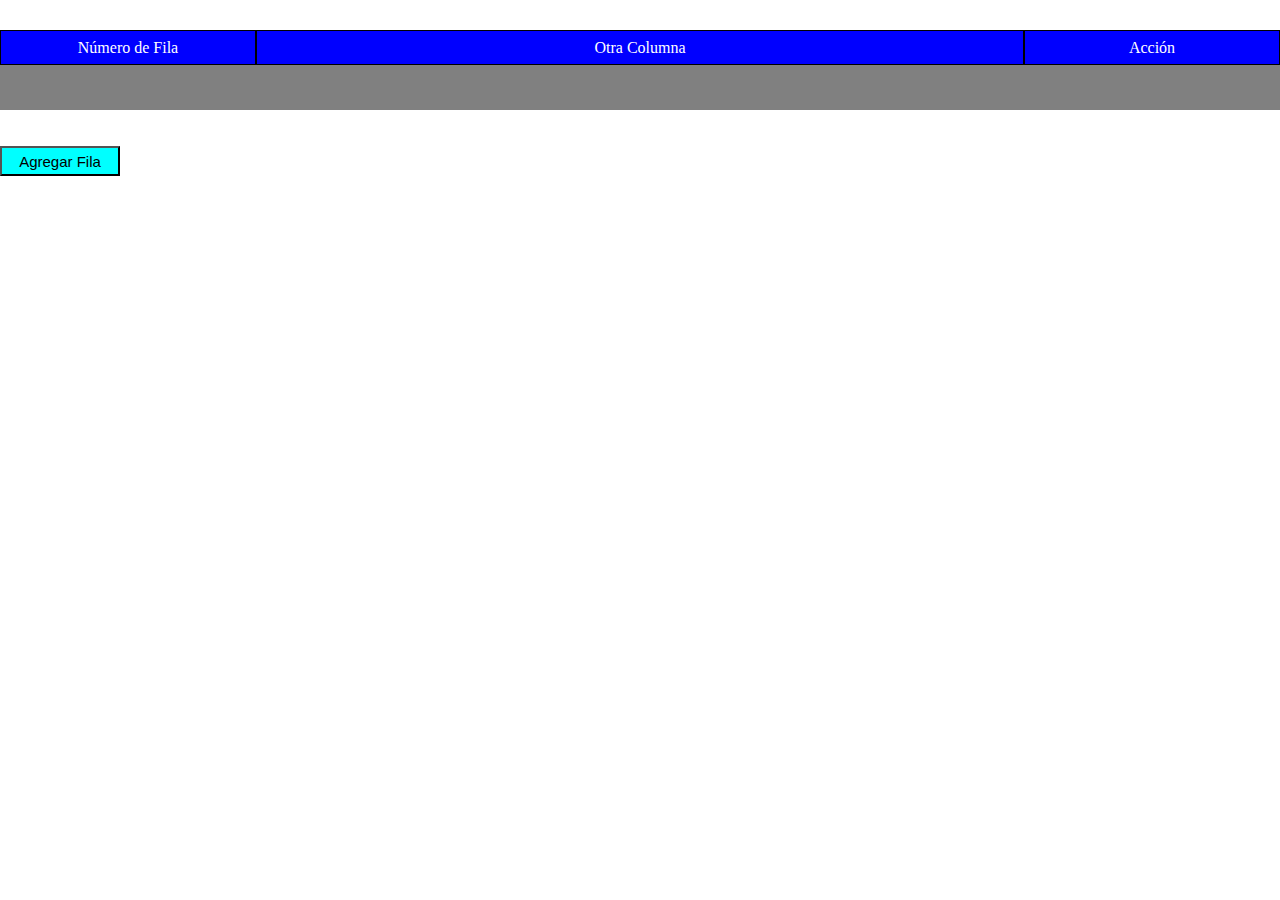
<file: .html/Aprendizaje/Agregando filas usando Javascript/index.html>
<!DOCTYPE html>
<html>
<head>
  <title>Tabla Dinámica con Estilos</title>
  <link rel="stylesheet" href="styles.css">
  <script defer src="scripts.js"></script>
</head>
<body>
  <table id="miTabla">
    <tr class="columnas">
      <td class="num-fila">Número de Fila</td>
      <td class="col2">Otra Columna</td>
      <td class="col-accion">Acción</td>
    </tr>
    <tr class="fila-datos">
    </tr>
  </table>

  <br>
  <br>
  <button onclick="agregarFila()" id="bott-agregar">Agregar Fila</button>
</body>
</html>
</file>
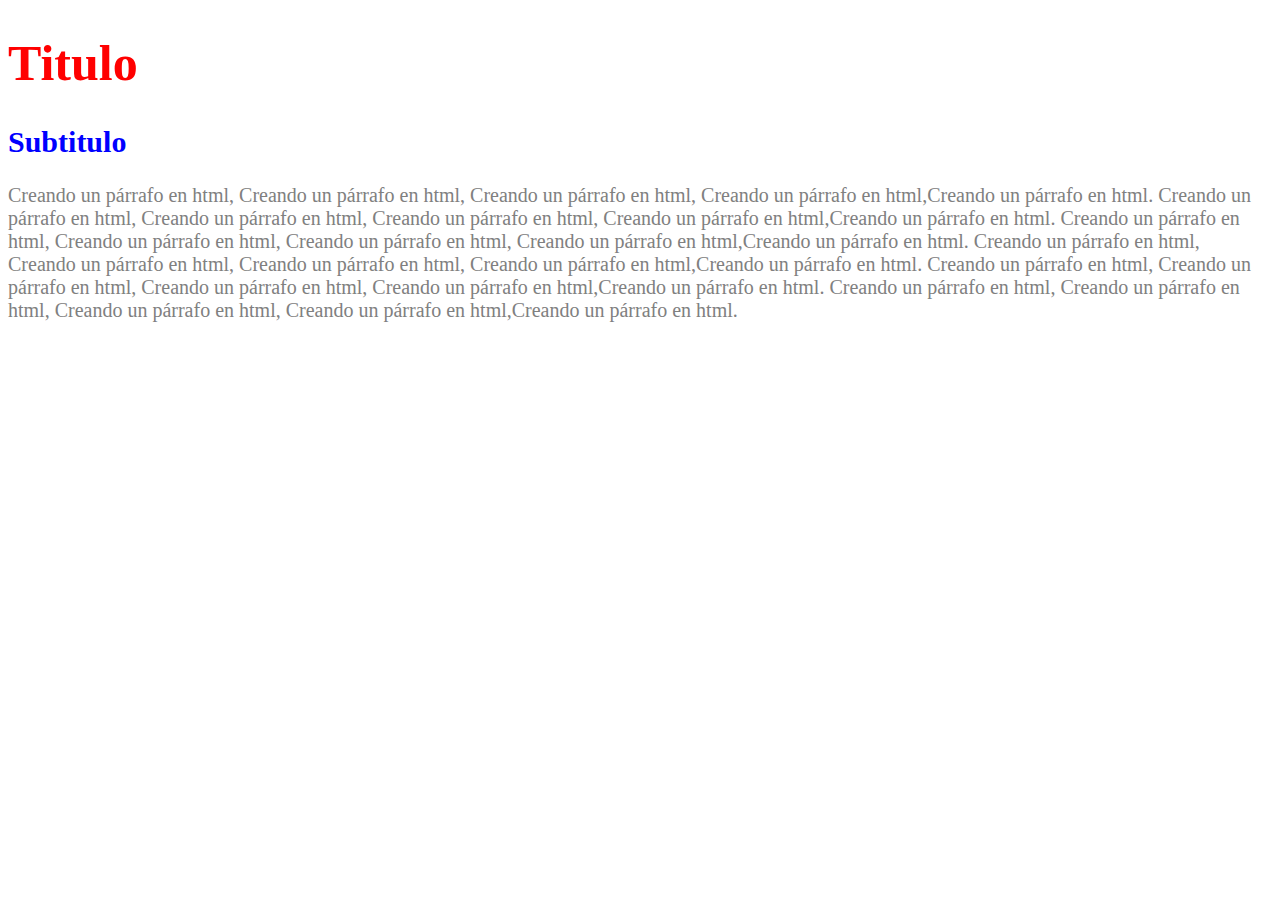
<file: .html/Aprendizaje/Vincular un archivo css a html/index.html>
<!-- Creamos estructura html  -->
<!DOCTYPE html>
<html lang="en">
<head>
    <meta charset="UTF-8">
    <meta http-equiv="X-UA-Compatible" content="IE=edge">
    <meta name="viewport" content="width=device-width, initial-scale=1.0">
    <title>html con css</title>

    <!-- Utilizamos la etiqueta link rel y lo definimos como hoja de estilos, esto siempre va a ir en el head -->
    <link rel="stylesheet" href="styles.css"> 
</head>
<body>
    <h1>Titulo</h1>
    <h2>Subtitulo </h2>

    <p> Creando un párrafo en html, Creando un párrafo en html, Creando un párrafo en html, Creando un párrafo en html,Creando un párrafo en html. 
        Creando un párrafo en html, Creando un párrafo en html, Creando un párrafo en html, Creando un párrafo en html,Creando un párrafo en html.
        Creando un párrafo en html, Creando un párrafo en html, Creando un párrafo en html, Creando un párrafo en html,Creando un párrafo en html.
        Creando un párrafo en html, Creando un párrafo en html, Creando un párrafo en html, Creando un párrafo en html,Creando un párrafo en html.
        Creando un párrafo en html, Creando un párrafo en html, Creando un párrafo en html, Creando un párrafo en html,Creando un párrafo en html.
        Creando un párrafo en html, Creando un párrafo en html, Creando un párrafo en html, Creando un párrafo en html,Creando un párrafo en html.
    </p>
</body>
</html>
</file>
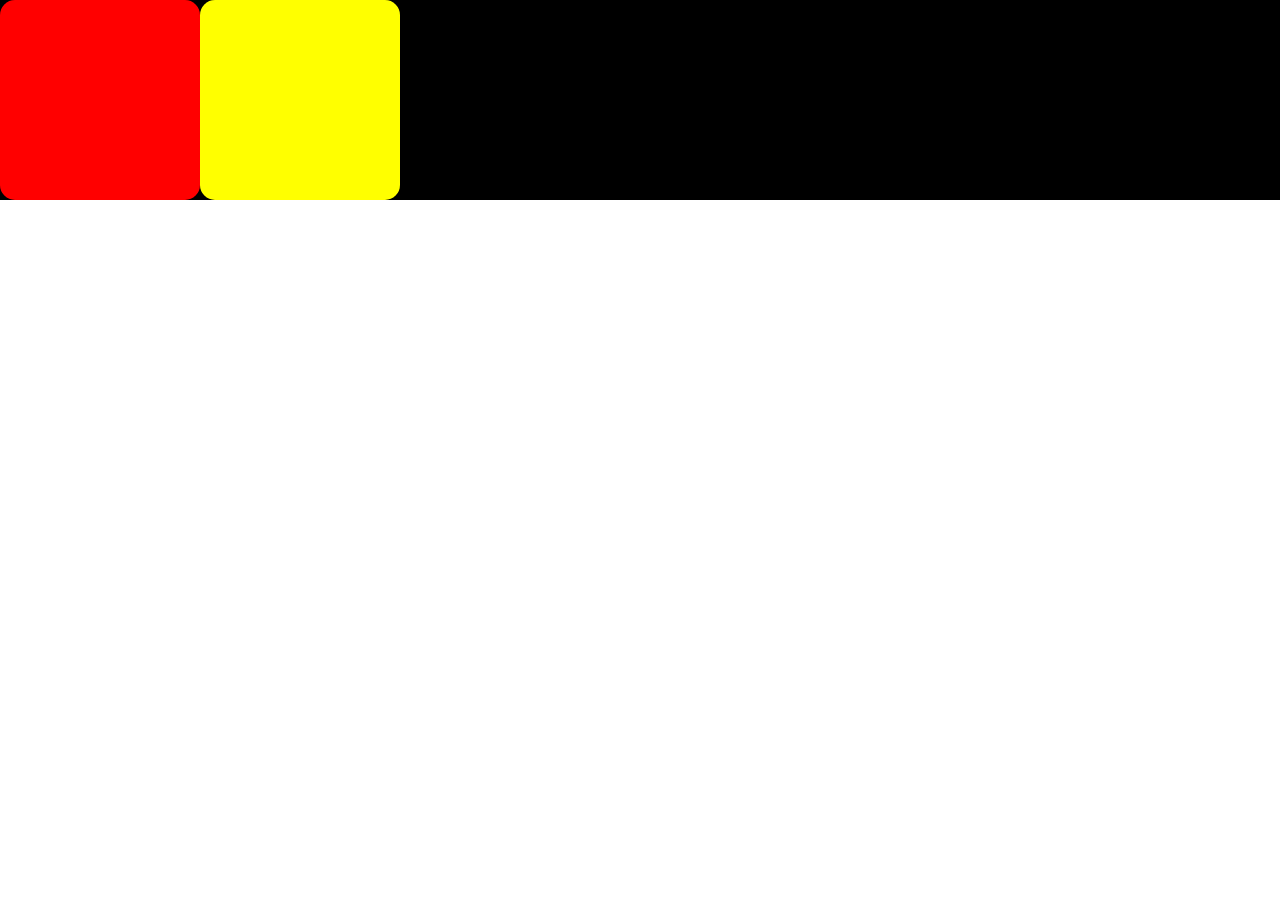
<file: .html/Material de Apoyo/0 Teoria/index.html>
<!DOCTYPE html>
<html lang="es">
  <head>
    <meta charset="UTF-8" />
    <meta http-equiv="X-UA-Compatible" content="IE=edge" />
    <meta name="viewport" content="width=device-width, initial-scale=1.0" />
    <title>Document</title>
    <link rel="stylesheet" href="style.css" />
  </head>
  <body>
   <div class="container">
    <div class="uno"></div>
    <div class="dos"></div>
   </div>
   
  </body>
</html>
</file>
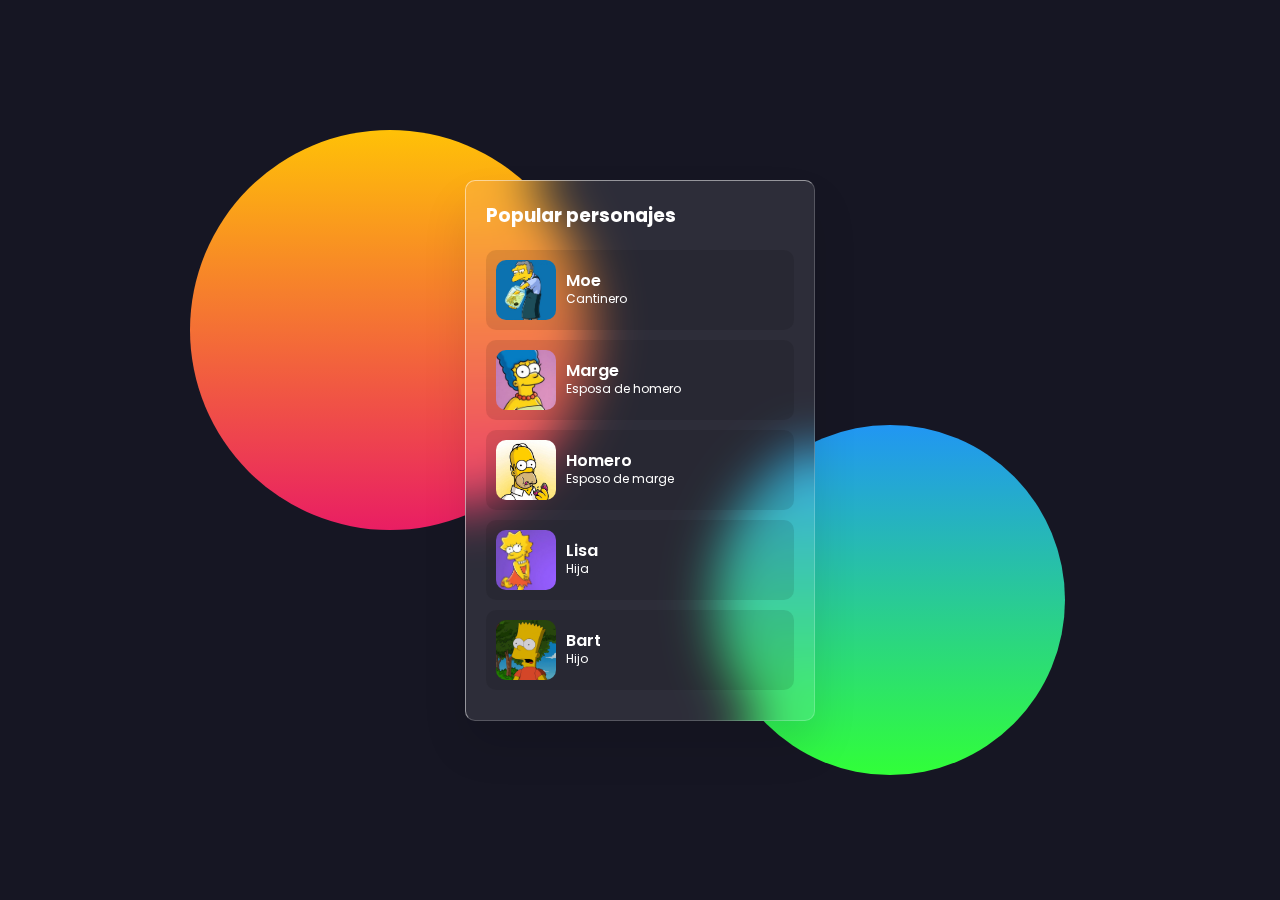
<file: .html/Material de Apoyo/11 Lista personajes/index.html>
<!DOCTYPE html>
<html lang="es">
  <head>
    <meta charset="UTF-8" />
    <meta http-equiv="X-UA-Compatible" content="IE=edge" />
    <meta name="viewport" content="width=device-width, initial-scale=1.0" />
    <title>Lista animada</title>
    <link rel="stylesheet" href="css/styles.css" />
    <link rel="shortcut icon" href="img/ejercicio.png" type="image/x-icon">
  </head>
  <body>
    <section>
        <div class="box">
			<h3>Popular personajes</h3>
			<div class="list">
				<div class="imgBx">
					<img src="img/s1.jpg">
				</div>
				<div class="content">
					<h2 class="rank"><small>#</small>1</h2>
					<h4>Moe</h4>
					<p>Cantinero</p>
				</div>
			</div>
			<div class="list">
				<div class="imgBx">
					<img src="img/s3.png">
				</div>
				<div class="content">
					<h2 class="rank"><small>#</small>2</h2>
					<h4>Marge</h4>
					<p>Esposa de homero</p>
				</div>
			</div>
			<div class="list">
				<div class="imgBx">
					<img src="img/s4.png">
				</div>
				<div class="content">
					<h2 class="rank"><small>#</small>3</h2>
					<h4>Homero</h4>
					<p>Esposo de marge</p>
				</div>
			</div>
			<div class="list">
				<div class="imgBx">
					<img src="img/s5.jpg">
				</div>
				<div class="content">
					<h2 class="rank"><small>#</small>4</h2>
					<h4>Lisa</h4>
					<p>Hija</p>
				</div>
			</div>
			<div class="list">
				<div class="imgBx">
					<img src="img/s6.png">
				</div>
				<div class="content">
					<h2 class="rank"><small>#</small>5</h2>
					<h4>Bart</h4>
					<p>Hijo</p>
				</div>
			</div>
		</div>
    </section>
  </body>
</html>
</file>
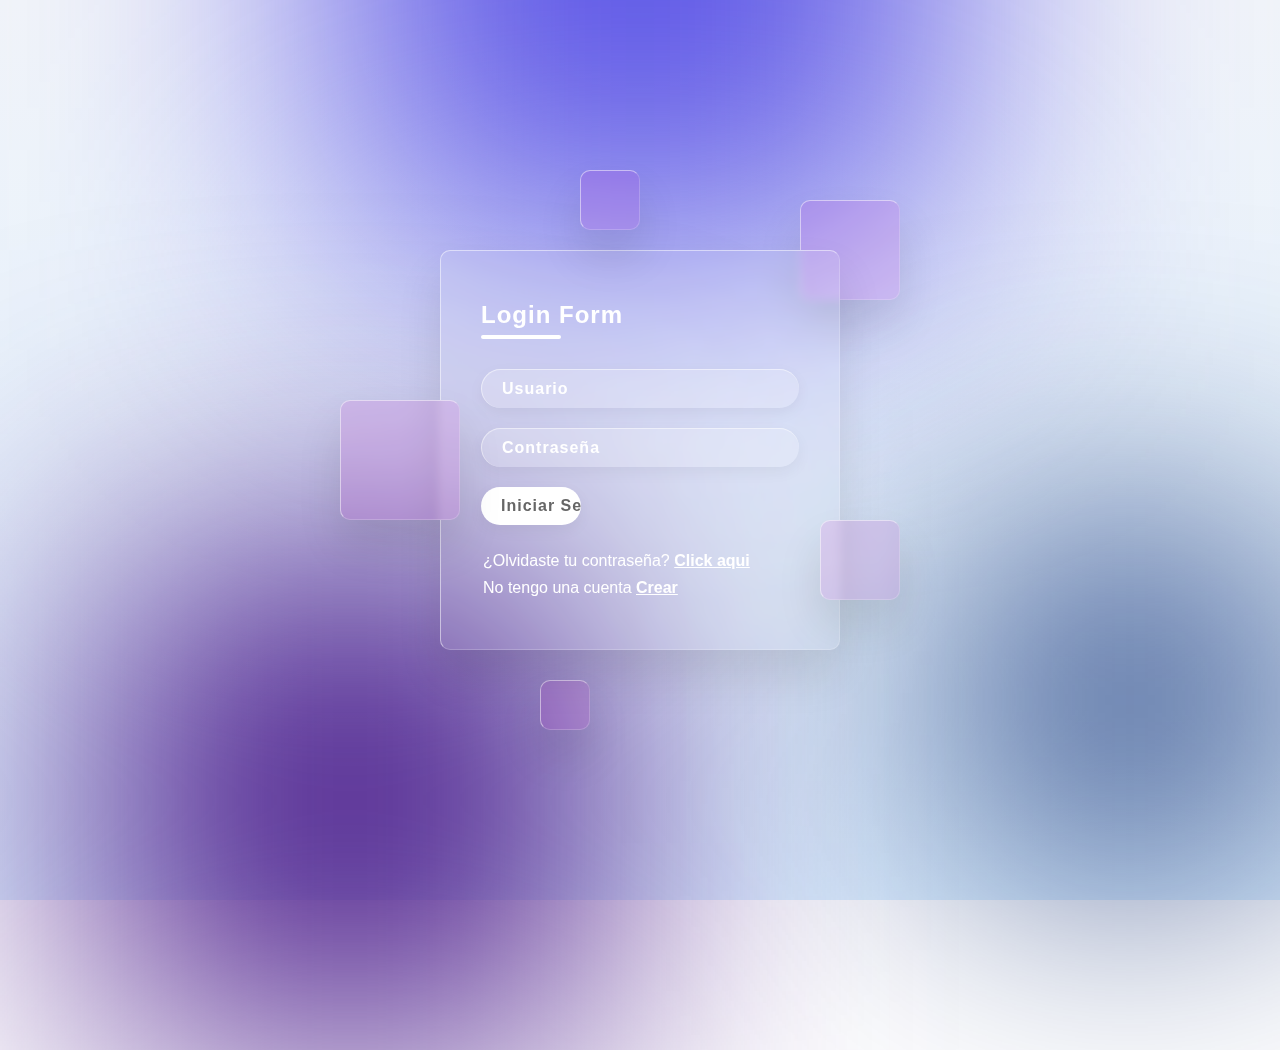
<file: .html/Material de Apoyo/13 Login 1/index.html>
<!DOCTYPE html>
<html lang="es">
  <head>
    <meta charset="UTF-8" />
    <meta http-equiv="X-UA-Compatible" content="IE=edge" />
    <meta name="viewport" content="width=device-width, initial-scale=1.0" />
    <title>Document</title>
    <link rel="stylesheet" href="css/styles.css" />
  </head>
  <body>
    <section>
      <div class="color"></div>
      <div class="color"></div>
      <div class="color"></div>
      <div class="box">
        <div class="cuadrado" style="--i: 0"></div>
        <div class="cuadrado" style="--i: 1"></div>
        <div class="cuadrado" style="--i: 2"></div>
        <div class="cuadrado" style="--i: 3"></div>
        <div class="cuadrado" style="--i: 4"></div>
        <div class="container">
          <div class="form">
            <h2>Login Form</h2>
            <form>
              <div class="inputBox">
                <input type="text" name="" placeholder="Usuario" />
              </div>
              <div class="inputBox">
                <input type="password" name="" placeholder="Contraseña" />
              </div>

              <div class="inputBox">
                <input type="submit" value="Iniciar Sesión" />
              </div>
              <p class="olvidar">
                ¿Olvidaste tu contraseña? <a href="#">Click aqui</a>
              </p>
              <p class="olvidar">No tengo una cuenta <a href="#">Crear</a></p>
            </form>
          </div>
        </div>
      </div>
    </section>
  </body>
</html>
</file>
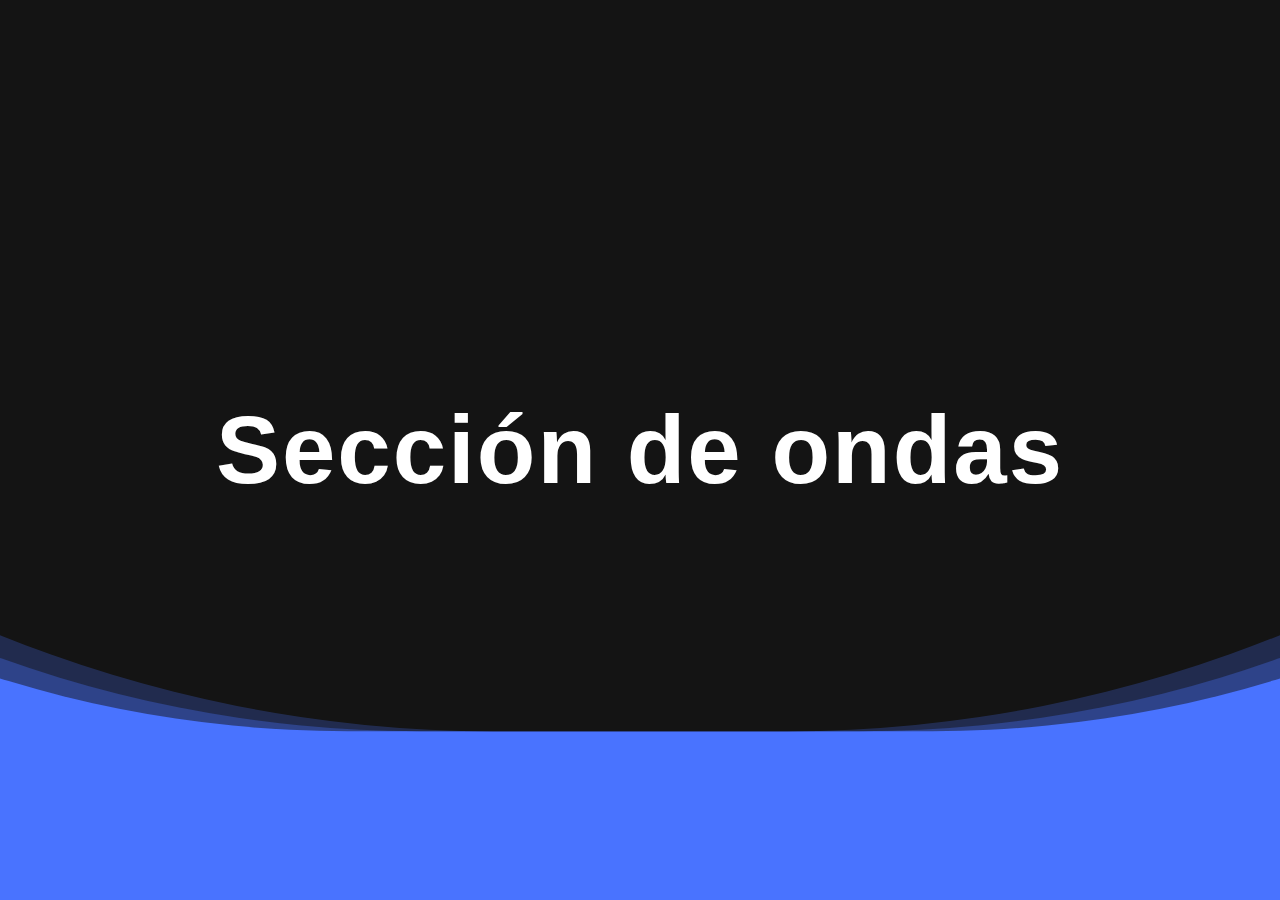
<file: .html/Material de Apoyo/14 Ondas inferiores/index.html>
<!DOCTYPE html>
<html lang="es">
  <head>
    <meta charset="UTF-8" />
    <meta http-equiv="X-UA-Compatible" content="IE=edge" />
    <meta name="viewport" content="width=device-width, initial-scale=1.0" />
    <title>Document</title>
    <link rel="stylesheet" href="css/styles.css" />
  </head>
  <body>
    <section>
      <div class="ondas">
        <span> </span>
        <span> </span>
        <span> </span>
      </div>
      <div class="content">
        <h2>Sección de ondas</h2>
      </div>
    </section>
  </body>
</html>
</file>
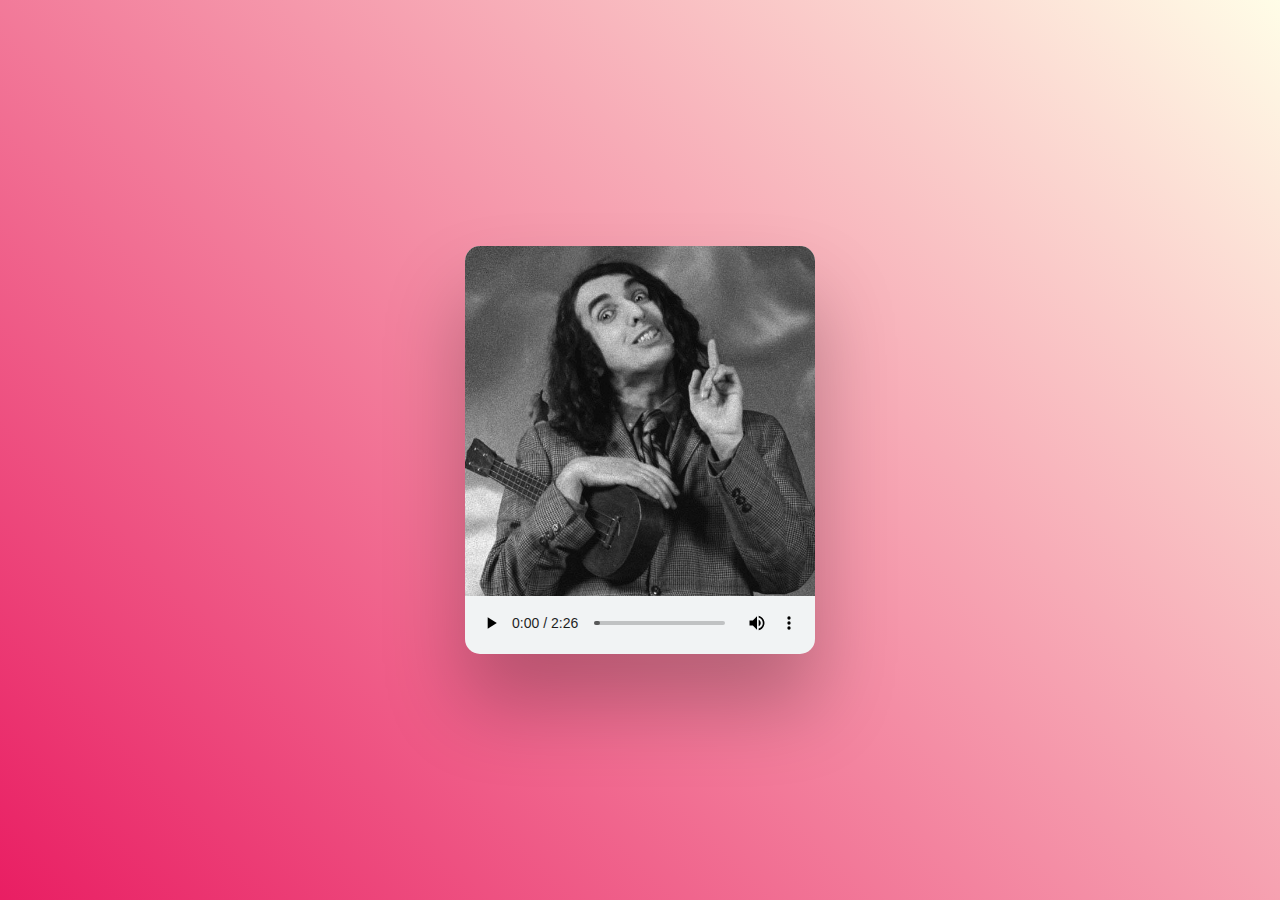
<file: .html/Material de Apoyo/16 Musica/index.html>
<!DOCTYPE html>
<html lang="es">
<head>
    <meta charset="UTF-8">
    <meta http-equiv="X-UA-Compatible" content="IE=edge">
    <meta name="viewport" content="width=device-width, initial-scale=1.0">
    <title>Document</title>
    <link rel="stylesheet" href="css/styles.css">
</head>
<body>
    <div class="player">
        <div class="imgBx">
            <img src="img/tiny.jpg">
        </div>
        <audio controls>
            <source src="TinyTim.mp3">
        </audio>
    </div>
</body>
</html>
</file>
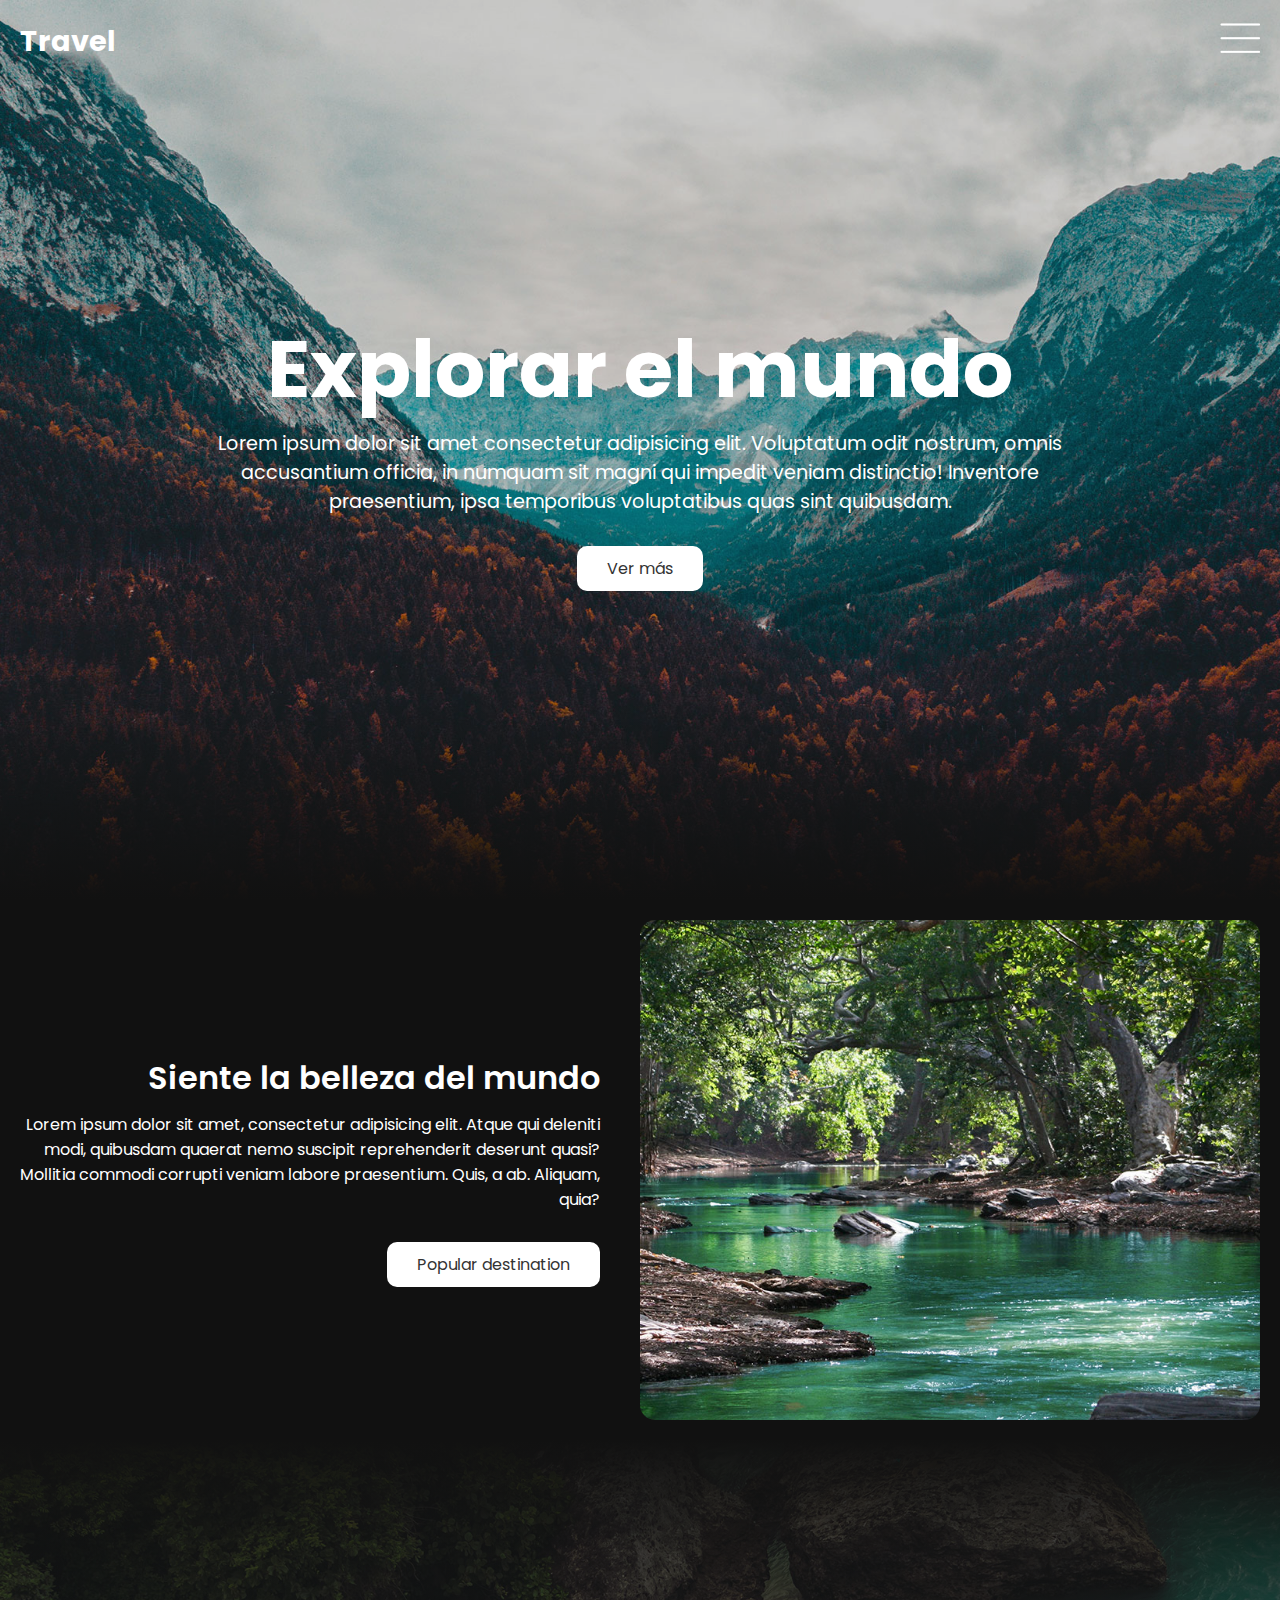
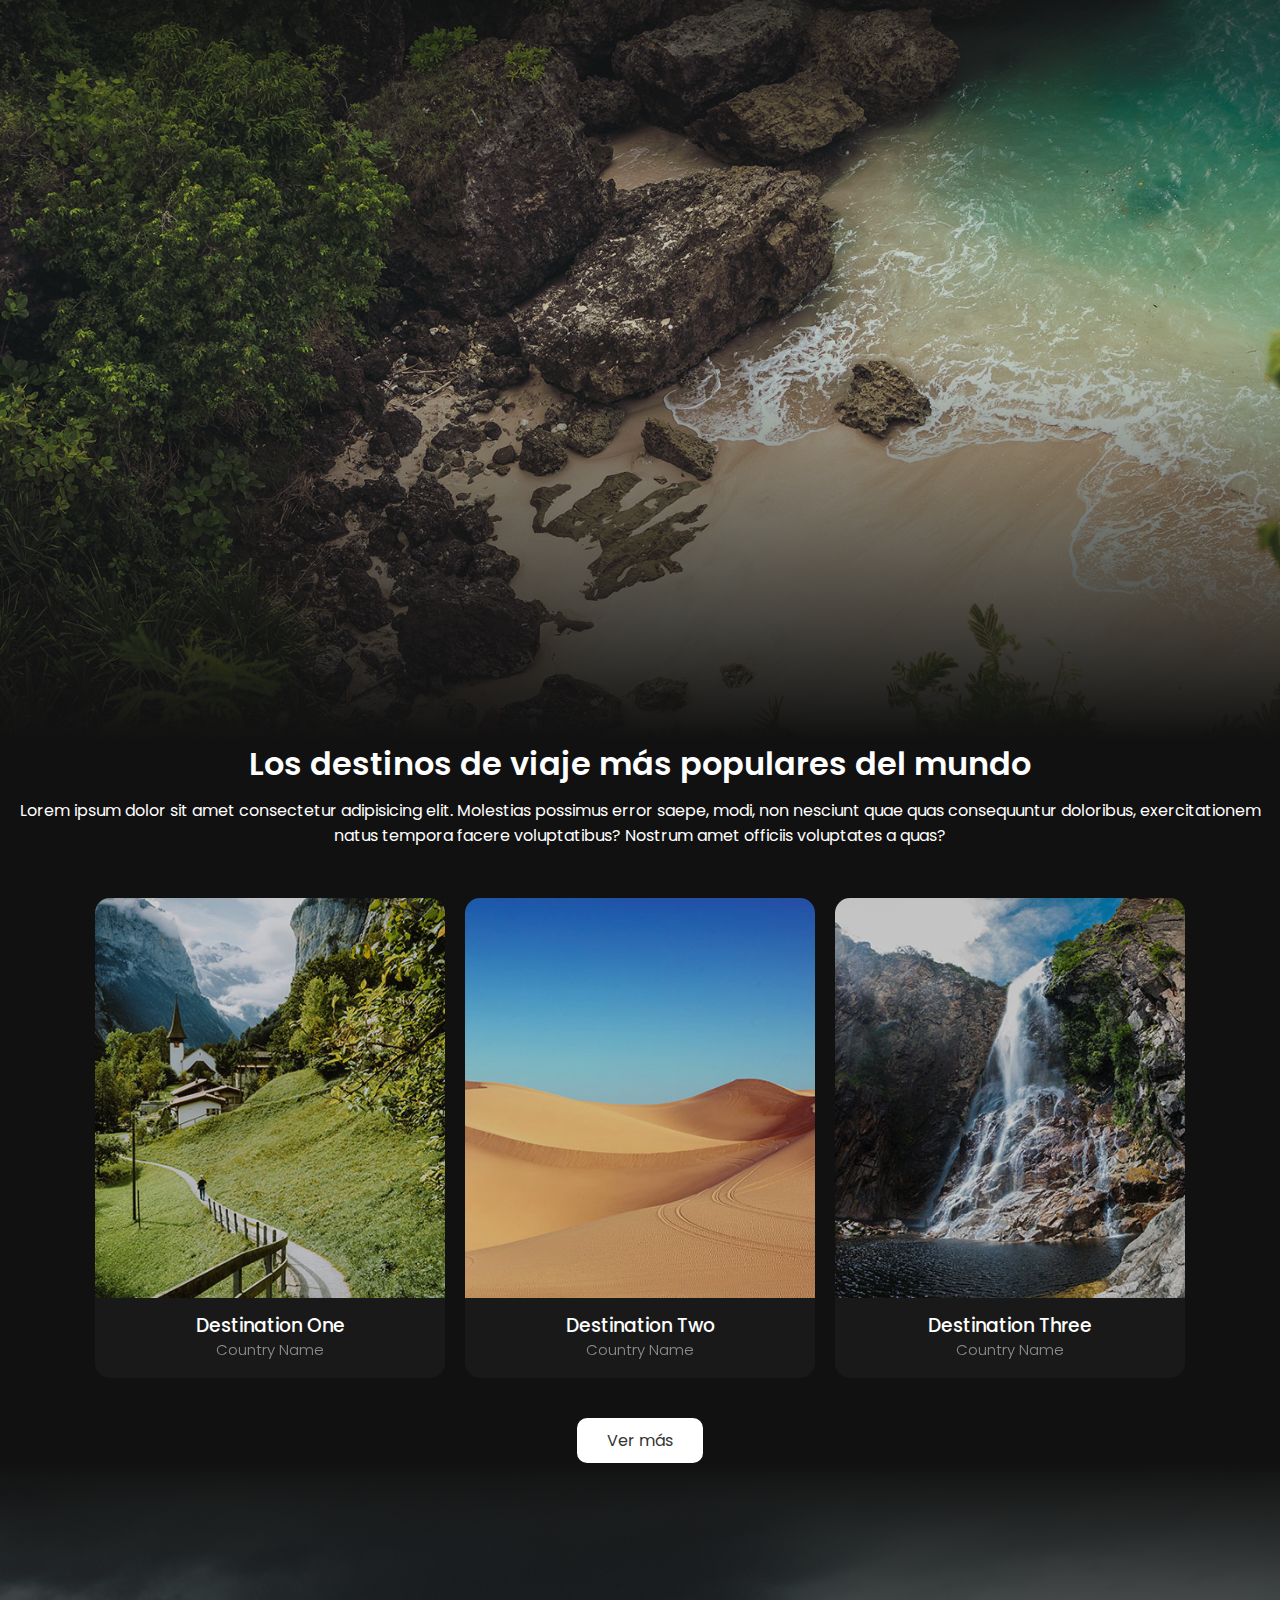
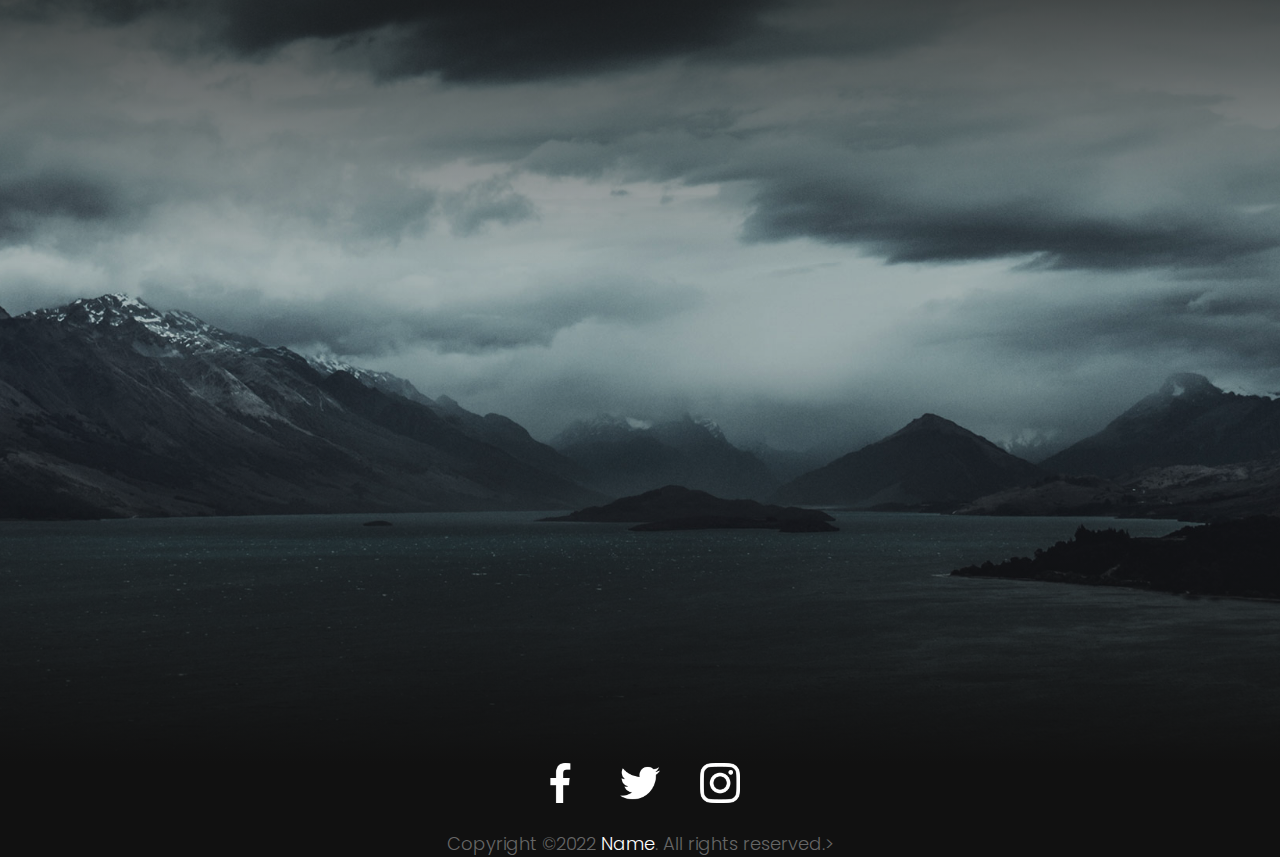
<file: .html/Material de Apoyo/17 PaginaTurismo/index.html>
<!DOCTYPE html>
<html lang="es">
  <head>
    <meta charset="UTF-8" />
    <meta http-equiv="X-UA-Compatible" content="IE=edge" />
    <meta name="viewport" content="width=device-width, initial-scale=1.0" />
    <title>Document</title>
    <link rel="stylesheet" href="css/style.css" />
  </head>
  <body>
    <main>
      <section class="header">
        <a href="#" class="logo"><h2>Travel</h2></a>
        <div class="toggle"><img src="img/toggle.png" /></div>
      </section>
      <section class="banner">
        <img src="img/banner.jpg" class="fitBg" />
        <div class="content">
          <h2>Explorar el mundo</h2>
          <p>
            Lorem ipsum dolor sit amet consectetur adipisicing elit. Voluptatum
            odit nostrum, omnis accusantium officia, in numquam sit magni qui
            impedit veniam distinctio! Inventore praesentium, ipsa temporibus
            voluptatibus quas sint quibusdam.
          </p>
          <a class="btn" href="#about">Ver más</a>
        </div>
      </section>
      <section class="about" id="about">
        <div class="contentBx">
          <h2 class="titleText">Siente la belleza del mundo</h2>
          <p class="text">
            Lorem ipsum dolor sit amet, consectetur adipisicing elit. Atque qui
            deleniti modi, quibusdam quaerat nemo suscipit reprehenderit
            deserunt quasi? Mollitia commodi corrupti veniam labore praesentium.
            Quis, a ab. Aliquam, quia?
          </p>
          <a class="btn" href="#destination">Popular destination</a>
         
        </div>
        <div class="ImgBx">
          <img src="./img/img1.jpg" />
        </div>
      </section>
      <section class="banner2">
        <img src="./img/banner2.jpg" class="fitBg">
      </section>
      <section class="destination" id="destination">
        <div class="content">
          <h2 class="titleText">
            Los destinos de viaje más populares del mundo
          </h2>
          <p class="text">
            Lorem ipsum dolor sit amet consectetur adipisicing elit. Molestias
            possimus error saepe, modi, non nesciunt quae quas consequuntur
            doloribus, exercitationem natus tempora facere voluptatibus? Nostrum
            amet officiis voluptates a quas?
          </p>
        </div>
        <div class="destinationList">
          <div class="box">
            <div class="imgBx">
              <img src="./img/destination1.jpg" class="fitBg" />
            </div>
            <div class="content">
              <h3>Destination One<br /><span>Country Name</span></h3>
            </div>
          </div>
          <div class="box">
            <div class="imgBx">
              <img src="./img/destination2.jpg" class="fitBg" />
            </div>
            <div class="content">
              <h3>Destination Two<br /><span>Country Name</span></h3>
            </div>
          </div>
          <div class="box">
            <div class="imgBx">
              <img src="./img/destination3.jpg" class="fitBg" />
            </div>
            <div class="content">
              <h3>Destination Three<br /><span>Country Name</span></h3>
            </div>
          </div>
        </div>
        <a class="btn" href="#about">Ver más</a>
      </section>
      <section class="banner3">
        <img src="./img/banner3.jpg" class="fitBg" />
      </section>
      <footer class="footer">
        <ul class="sci">
          <li>
            <a href="#"><img src="./img/facebook.png" /></a>
          </li>
          <li>
            <a href="#"><img src="./img/twitter.png" /></a>
          </li>
          <li>
            <a href="#"><img src="./img/instagram.png" /></a>
          </li>
        </ul>
        <h4 class="copyright">
          Copyright ©2022 <a href="#">Name</a>. All rights reserved.>
        </h4>
      </footer>
    </main>
  </body>
</html>
</file>
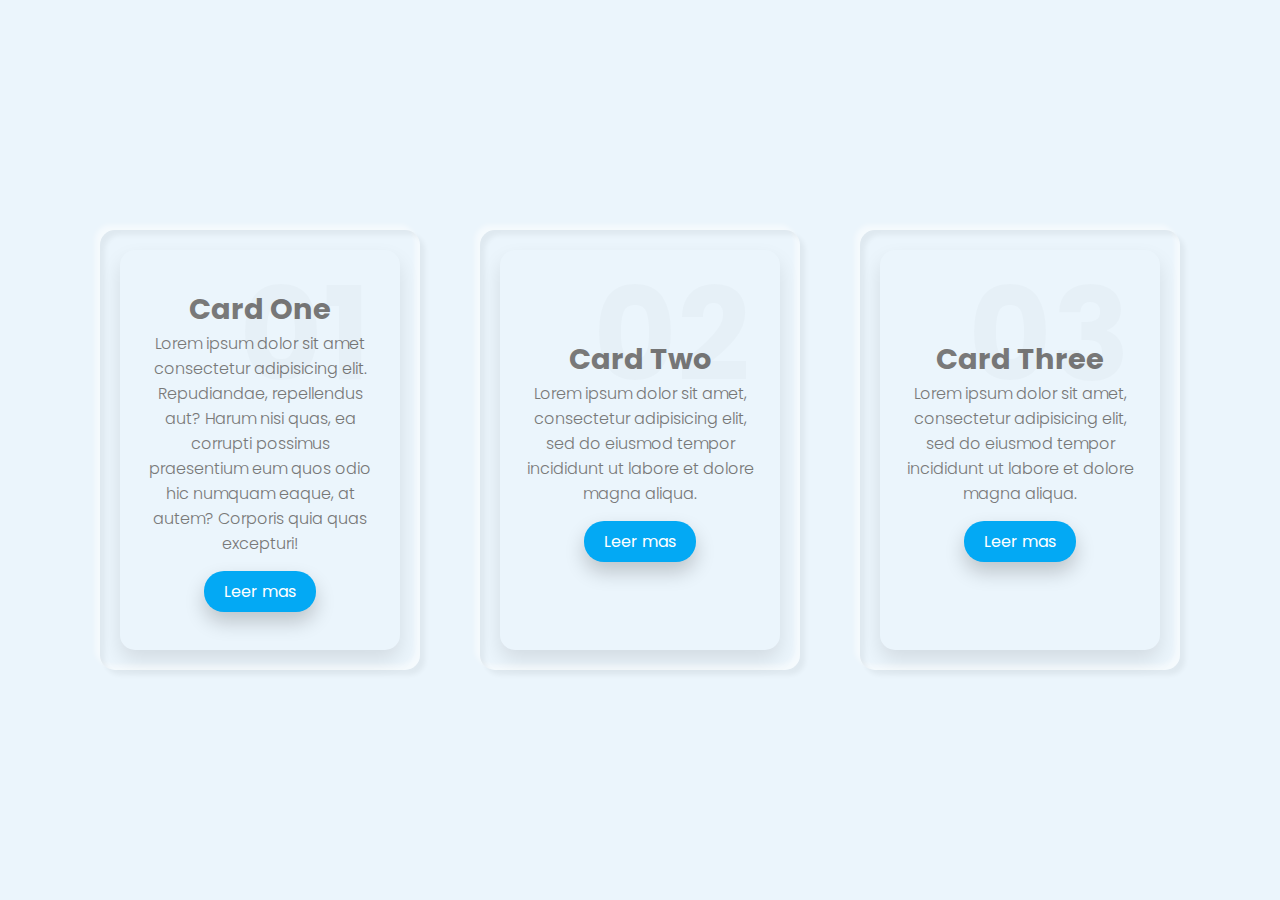
<file: .html/Material de Apoyo/19 Card con efectos de desplazamiento/index.html>
<!DOCTYPE html>
<html lang="es">
  <head>
    <meta charset="UTF-8" />
    <meta http-equiv="X-UA-Compatible" content="IE=edge" />
    <meta name="viewport" content="width=device-width, initial-scale=1.0" />
    <title>Document</title>
    <link rel="stylesheet" href="./css/style.css" />
  </head>
  <body>
    <section class="container">
      <div class="card">
        <div class="box">
          <div class="content">
            <h2>01</h2>
            <h3>Card One</h3>
            <p>
              Lorem ipsum dolor sit amet consectetur adipisicing elit.
              Repudiandae, repellendus aut? Harum nisi quas, ea corrupti
              possimus praesentium eum quos odio hic numquam eaque, at autem?
              Corporis quia quas excepturi!
            </p>
            <a href="#">Leer mas</a>
          </div>
        </div>
      </div>
      <div class="card">
        <div class="box">
          <div class="content">
            <h2>02</h2>
            <h3>Card Two</h3>
            <p>
              Lorem ipsum dolor sit amet, consectetur adipisicing elit, sed do
              eiusmod tempor incididunt ut labore et dolore magna aliqua.
            </p>
            <a href="#">Leer mas</a>
          </div>
        </div>
      </div>
      <div class="card">
        <div class="box">
          <div class="content">
            <h2>03</h2>
            <h3>Card Three</h3>
            <p>
              Lorem ipsum dolor sit amet, consectetur adipisicing elit, sed do
              eiusmod tempor incididunt ut labore et dolore magna aliqua.
            </p>
            <a href="#">Leer mas</a>
          </div>
        </div>
      </div>
    </section>
  </body>
</html>
</file>
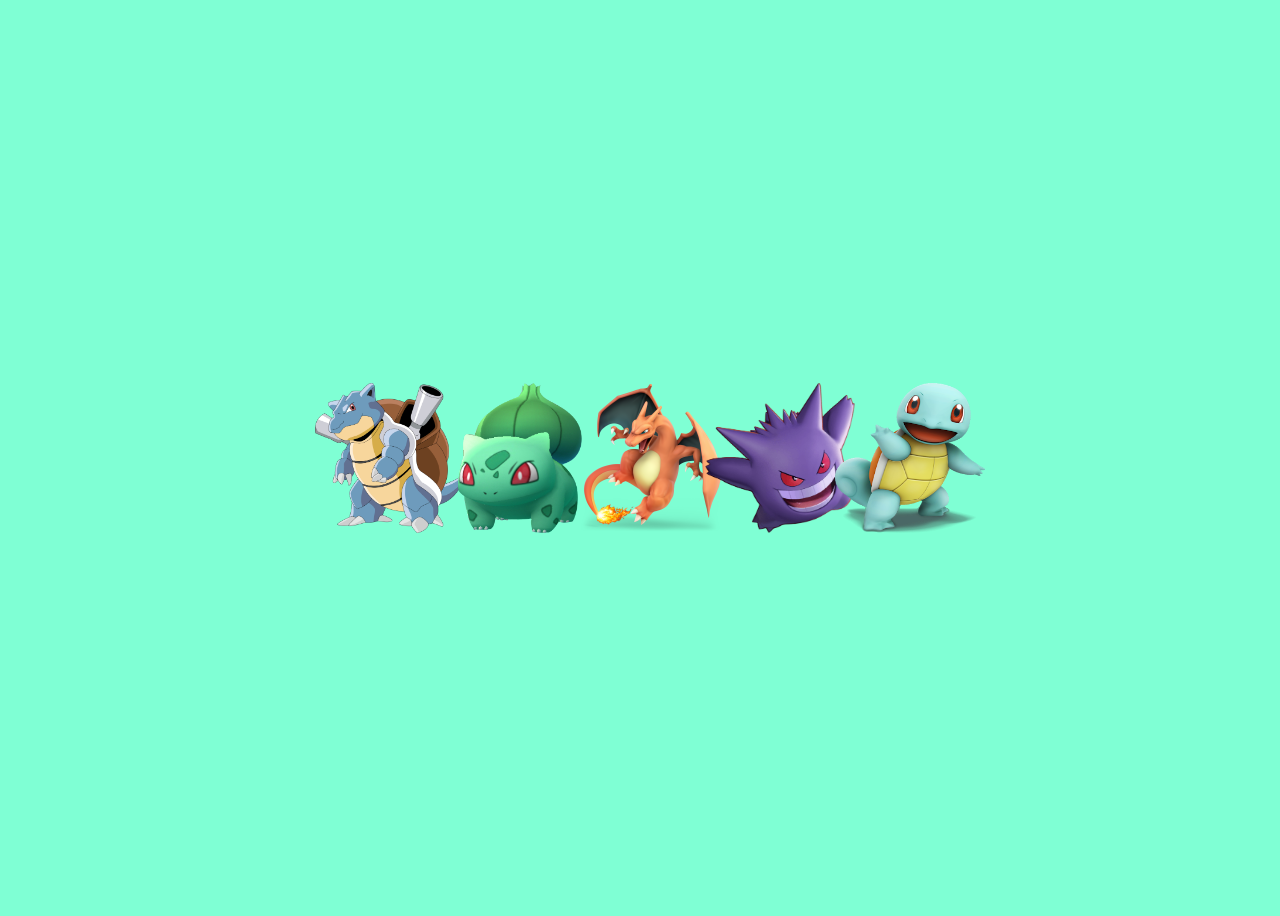
<file: .html/Material de Apoyo/2 Imagenes apiladas/index.html>
<!DOCTYPE html>
<html lang="es">
  <head>
    <meta charset="UTF-8" />
    <meta http-equiv="X-UA-Compatible" content="IE=edge" />
    <meta name="viewport" content="width=device-width, initial-scale=1.0" />
    <title>Document</title>
    <link rel="stylesheet" href="style.css" />
  </head>
  <body>
    <div class="imagenes-container">
      <div class="imagen">
        <img src="img/blastoise.png" alt="blastoise"/>
        <span class="nombre">
          <span class="text">blastoise</span>
        </span>
      </div>
      <div class="imagen">
        <img src="img/bulbasaur.png" alt="bulbasaur"/>
        <span class="nombre">
          <span class="text">bulbasaur</span>
        </span>
      </div>
      <div class="imagen">
        <img src="img/charizard.png" alt="charizard"/>
        <span class="nombre">
          <span class="text">charizard pokemon</span>
        </span>
      </div>
      <div class="imagen">
        <img src="img/gengar.png" alt="gengar"/>
        <span class="nombre">
          <span class="text">gengar</span>
        </span>
      </div>
      <div class="imagen">
        <img src="img/squirtle.png" alt="squirtle"/>
        <span class="nombre">
          <span class="text">squirtle</span>
        </span>
      </div>
    </div>
  </body>
</html>
</file>
<file: .html/Aprendizaje/Agregando filas usando Javascript/styles.css>
*{
    box-sizing: border-box;
    padding: 0;
    margin: 0;
}

#miTabla{
    display: flex;
    width: 100%;
    height: auto;
    margin-top: 30px;
    flex-direction: column;
    background-color: gray;
}

/* Columnas característica */
.columnas{
    display: flex;
    width: 100%;
    height: 35px;
    color: white;
    justify-content: space-between;
    background-color: blue;
}

    .num-fila{
        display: flex;
        width: 20%;
        border: 1px solid black;
        justify-content: center;
        align-items: center;
    }

    .col2{
        display: flex;
        width: 60%;
        border: 1px solid black;
        justify-content: center;
        align-items: center;
    }

    .col-accion{
        display: flex;
        width: 20%;
        border: 1px solid black;
        justify-content: center;
        align-items: center;
    }

/* Filas datos */
.fila-datos{
    display: flex;
    width: 100%;
    height: 35px;
    color: white;
    justify-content: space-between;
    color: black;
    margin-top: 10px;
}

  .col1-dato {
    display: flex;
    width: 20%;
    border: 1px solid black;
    justify-content: center;
    align-items: center;
    background-color: white;
  }

  .col2-dato {
    display: flex;
    width: 60%;
    border: 1px solid black;
    justify-content: center;
    align-items: center;
    background-color: white;
  }

  #accion {
    display: flex;
    width: 20%;
    border: 1px solid black;
    justify-content: center;
    align-items: center;
  }

  .boton-eliminar {
    width: 100%;
    height: 100%;
    background-color: red;
    color: white;
    padding: 5px 10px;
    border: none;
    cursor: pointer;
  }

#bott-agregar{
    display: flex;
    width: 120px;
    height: 30px;
    background-color: aqua;
    font-size: 15px;
    align-items: center;
    justify-content: center;
    cursor: pointer;
}
</file>
<file: .html/Aprendizaje/Vincular un archivo css a html/styles.css>
/* Ahora vamos a editar la hoja de estilos: */
/* En este archivo podemos editar características al contenido, como por ejemplo el color, altura, tamaño, sombra, borde, etc */

/* Vamos a editar el h1 */
h1{
    color: red; /* Le cambiamos el color al texto */
    font-size: 50px; /* Le cambiamos el tamaño del texto en px */
}

/* Vamos a editar el h2 */
h2{
    color: blue; /* Le cambiamos el color al texto */
    font-size: 30px; /* Le cambiamos el tamaño del texto en px */
}

/* Vamos a editar el p - párrafo */
p{
    color: gray; /* Le cambiamos el color al texto */
    font-size: 20px; /* Le cambiamos el tamaño del texto en px */
}
</file>
<file: .html/Material de Apoyo/0 Teoria/style.css>
body{
    margin: 0;
    padding: 0;
}
.container{
    background: black;
    display: flex;
}
.uno{
    background: red;
    width: 200px;
    height: 200px;
    border-radius: 15px;
}
.dos{
    background: yellow;
    width: 200px;
    height: 200px;
    border-radius: 15px;
}
</file>
<file: .html/Material de Apoyo/11 Lista personajes/css/styles.css>
@import url("https://fonts.googleapis.com/css2?family=Kumbh+Sans:wght@400;700&family=Poppins:wght@200;300;400;500;600;700;800;900&display=swap");
* {
  margin: 0;
  padding: 0;
  box-sizing: border-box;
  font-family: "Poppins", sans-serif;
}

section {
  position: relative;
  background: #161623;
  min-height: 100vh;
  overflow: hidden;
  display: flex;
  justify-content: center;
  align-items: center;
}
section::before {
  content: "";
  position: absolute;
  width: 400px;
  height: 400px;
  border-radius: 50%;
  background: linear-gradient(#ffc107, #e91e63);
  transform: translate(-250px, -120px);
}
section::after {
  content: "";
  position: absolute;
  width: 350px;
  height: 350px;
  background: linear-gradient(#2196f3, #31ff38);
  border-radius: 50%;
  transform: translate(250px, 150px);
}

.box {
  position: relative;
  min-width: 350px;
  min-height: 400px;
  background: rgba(255, 255, 255, 0.1);
  box-shadow: 0 25px 45px rgba(0, 0, 0, 0.1);
  border: 1px solid rgba(255, 255, 255, 0.5);
  border-right: 1px solid rgba(255, 255, 255, 0.2);
  border-bottom: 1px solid rgba(255, 255, 255, 0.2);
  border-radius: 10px;
  z-index: 10;
  padding: 20px;
  -webkit-backdrop-filter: blur(25px);
          backdrop-filter: blur(25px);
}
.box h3 {
  color: #fff;
  margin-bottom: 20px;
}
.box .list {
  position: relative;
  display: flex;
  padding: 10px;
  background: rgba(0, 0, 0, 0.1);
  border-radius: 10px;
  margin: 10px 0;
  cursor: pointer;
  transition: 0.5s;
  overflow: hidden;
}
.box .list:hover {
  background: #fff;
  box-shadow: -15px 30px 50px rgba(0, 0, 0, 0.5);
  transform: scale(1.15) translateX(30px) translateY(-15px);
  z-index: 1000;
}
.box .list:hover .content .rank {
  right: 20px;
}
.box .list:hover .content h4, .box .list:hover .content p {
  color: #333;
}
.box .list .imgBx {
  position: relative;
  width: 60px;
  height: 60px;
  border-radius: 10px;
  overflow: hidden;
  margin-right: 10px;
}
.box .list .imgBx img {
  position: absolute;
  top: 0;
  left: 0;
  width: 100%;
  height: 100%;
  -o-object-fit: cover;
     object-fit: cover;
}
.box .list .content {
  display: flex;
  flex-direction: column;
  justify-content: center;
  color: #fff;
}
.box .list .content .rank {
  position: absolute;
  right: -50px;
  color: #03a9f4;
  transition: 0.5s;
  font-size: 2em;
}
.box .list .content .rank small {
  font-weight: 500;
  opacity: 0.25;
}
.box .list .content h4 {
  line-height: 1.2em;
  font-weight: 600;
  transition: 0.5s;
}
.box .list .content p {
  font-size: 0.75em;
  transition: 0.5s;
}/*# sourceMappingURL=styles.css.map */
</file>
<file: .html/Material de Apoyo/13 Login 1/css/styles.css>
* {
  margin: 0;
  padding: 0;
  box-sizing: border-box;
  font-family: sans-serif;
}

body {
  overflow: hidden;
}

section {
  display: flex;
  justify-content: center;
  align-items: center;
  min-height: 100vh;
  background: linear-gradient(to bottom, #f1f4f9, #dff1ff);
  background-size: cover;
  background-position: center;
}
section .color {
  position: absolute;
  filter: blur(150px);
}
section .color:nth-child(1) {
  top: -350px;
  background: #5c55e6;
  width: 600px;
  height: 600px;
}
section .color:nth-child(2) {
  bottom: -150px;
  left: 100px;
  background: #4b1c8b;
  width: 500px;
  height: 500px;
}
section .color:nth-child(3) {
  bottom: 50px;
  right: 0;
  background: #001f6a;
  width: 300px;
  height: 300px;
}
section .box {
  position: relative;
}
section .box .cuadrado {
  content: "";
  position: absolute;
  border-radius: 10px;
  border: 1px solid rgba(255, 255, 255, 0.5);
  border-right: 1px solid rgba(255, 255, 255, 0.2);
  border-bottom: 1px solid rgba(255, 255, 255, 0.2);
  box-shadow: 0 25px 45px rgba(0, 0, 0, 0.1);
  -webkit-backdrop-filter: blur(5px);
          backdrop-filter: blur(5px);
  background: rgba(228, 8, 209, 0.1);
  -webkit-animation: animate 10s linear infinite;
          animation: animate 10s linear infinite;
  -webkit-animation-delay: calc(-1s * var(--i));
          animation-delay: calc(-1s * var(--i));
}
section .box .cuadrado:nth-child(1) {
  top: -50px;
  right: -60px;
  width: 100px;
  height: 100px;
}
section .box .cuadrado:nth-child(2) {
  top: 150px;
  left: -100px;
  width: 120px;
  height: 120px;
  z-index: 2;
}
section .box .cuadrado:nth-child(3) {
  bottom: 50px;
  right: -60px;
  width: 80px;
  height: 80px;
  z-index: 2;
}
section .box .cuadrado:nth-child(4) {
  bottom: -80px;
  left: 100px;
  width: 50px;
  height: 50px;
}
section .box .cuadrado:nth-child(5) {
  top: -80px;
  left: 140px;
  width: 60px;
  height: 60px;
  z-index: 2;
}
section .box .container {
  position: relative;
  width: 400px;
  min-height: 400px;
  border-radius: 10px;
  background: rgba(255, 255, 255, 0.1);
  -webkit-backdrop-filter: blur(5px);
          backdrop-filter: blur(5px);
  display: flex;
  justify-content: center;
  align-items: center;
  border: 1px solid rgba(255, 255, 255, 0.5);
  border-right: 1px solid rgba(255, 255, 255, 0.2);
  border-bottom: 1px solid rgba(255, 255, 255, 0.2);
  box-shadow: 0 25px 45px rgba(0, 0, 0, 0.1);
}
section .box .container .form {
  position: relative;
  width: 100%;
  height: 100%;
  padding: 40px;
  box-sizing: border-box;
}
section .box .container .form h2 {
  position: relative;
  margin: 0;
  padding: 0;
  color: #fff;
  font-size: 24px;
  font-weight: 600;
  letter-spacing: 1px;
  margin-bottom: 40px;
}
section .box .container .form h2:before {
  content: "";
  position: absolute;
  left: 0;
  bottom: -10px;
  width: 80px;
  height: 4px;
  background: #fff;
  border-radius: 3px;
}
section .box .container .form .inputBox {
  width: 100%;
  margin-top: 20px;
}
section .box .container .form .inputBox input {
  width: 100%;
  background: transparent;
  border: none;
  padding: 10px 20px;
  border-radius: 35px;
  background: rgba(255, 255, 255, 0.2);
  border-top: 1px solid rgba(255, 255, 255, 0.5);
  border-left: 1px solid rgba(255, 255, 255, 0.5);
  box-shadow: 0 5px 15px rgba(0, 0, 0, 0.05);
  outline: none;
  font-size: 16px;
  letter-spacing: 1px;
  color: #fff;
  font-weight: 600;
}
section .box .container .form .inputBox input::-moz-placeholder {
  color: #fff;
}
section .box .container .form .inputBox input:-ms-input-placeholder {
  color: #fff;
}
section .box .container .form .inputBox input::placeholder {
  color: #fff;
}
section .box .container .form .inputBox input[type=submit] {
  background: #fff;
  color: #666;
  border: none;
  font-weight: 600;
  max-width: 100px;
  cursor: pointer;
  margin-bottom: 20px;
}
section .box .container .form .olvidar {
  margin-top: 5px;
  color: #fff;
  padding: 2px;
}
section .box .container .form .olvidar a {
  color: #fff;
  font-weight: 600;
}

@-webkit-keyframes animate {
  0%, 100% {
    transform: translateY(-40px);
  }
  50% {
    transform: translateY(40px);
  }
}

@keyframes animate {
  0%, 100% {
    transform: translateY(-40px);
  }
  50% {
    transform: translateY(40px);
  }
}/*# sourceMappingURL=styles.css.map */
</file>
<file: .html/Material de Apoyo/14 Ondas inferiores/css/styles.css>
* {
  margin: 0;
  padding: 0;
  box-sizing: border-box;
  font-family: sans-serif;
}

section {
  position: relative;
  width: 100%;
  height: 100vh;
  overflow: hidden;
  display: flex;
  justify-content: center;
  align-items: center;
  min-height: 100vh;
}
section .ondas {
  position: absolute;
  left: 0;
  width: 100%;
  height: 100%;
  background: #4973ff;
  box-shadow: 0 0 50px rgba(0, 0, 0, 0.5);
  transition: 0.5s;
}
section .ondas span {
  content: "";
  position: absolute;
  width: 325vh;
  height: 325vh;
  top: 0;
  left: 50%;
  transform: translate(-50%, -75%);
  background: #000;
}
section .ondas span:nth-child(1) {
  border-radius: 45%;
  background: rgb(20, 20, 20);
  -webkit-animation: animate 5s linear infinite;
          animation: animate 5s linear infinite;
}
section .ondas span:nth-child(2) {
  border-radius: 40%;
  background: rgba(20, 20, 20, 0.5);
  -webkit-animation: animate 10s linear infinite;
          animation: animate 10s linear infinite;
}
section .ondas span:nth-child(3) {
  border-radius: 42.5%;
  background: rgba(20, 20, 20, 0.5);
  -webkit-animation: animate 15s linear infinite;
          animation: animate 15s linear infinite;
}
section .content {
  position: relative;
  font-size: 4em;
  letter-spacing: 2px;
  color: #fff;
  text-align: center;
  z-index: 1;
}

@-webkit-keyframes animate {
  0% {
    transform: translate(-50%, -75%) rotate(0deg);
  }
  100% {
    transform: translate(-50%, -75%) rotate(360deg);
  }
}

@keyframes animate {
  0% {
    transform: translate(-50%, -75%) rotate(0deg);
  }
  100% {
    transform: translate(-50%, -75%) rotate(360deg);
  }
}/*# sourceMappingURL=styles.css.map */
</file>
<file: .html/Material de Apoyo/16 Musica/css/styles.css>
* {
  margin: 0;
  padding: 0;
  box-sizing: border-box;
}

body {
  display: flex;
  justify-content: center;
  align-items: center;
  min-height: 100vh;
  background: linear-gradient(45deg, #e91e63, #fffde7);
}

.player {
  border-radius: 15px;
  overflow: hidden;
  position: relative;
  width: 350px;
  background: #f1f3f4;
  box-shadow: 0 50px 80px rgba(0, 0, 0, 0.25);
}
.player .imgBx {
  position: relative;
  width: 100%;
  height: 350px;
}
.player .imgBx img {
  position: absolute;
  top: 0;
  left: 0;
  width: 100%;
  height: 100%;
  -o-object-fit: cover;
     object-fit: cover;
}
.player audio {
  width: 100%;
  outline: none;
}/*# sourceMappingURL=styles.css.map */
</file>
<file: .html/Material de Apoyo/17 PaginaTurismo/css/style.css>
@import "https://fonts.googleapis.com/css2?family=Poppins:wght@200;300;400;500;600;700;800;900&display=swap";
* {
  margin: 0;
  padding: 0;
  box-sizing: border-box;
  font-family: "Poppins", sans-serif;
  scroll-behavior: smooth;
}

body {
  background: #111;
}

main {
  position: relative;
}
main .banner {
  position: relative;
  width: 100%;
  min-height: 100vh;
  display: flex;
  justify-content: center;
  align-items: center;
}
main .banner::before {
  content: "";
  position: absolute;
  bottom: 0;
  left: 0;
  width: 100%;
  height: 200px;
  z-index: 1000;
  background: linear-gradient(to top, #111, transparent);
}
main .banner .content {
  position: relative;
  z-index: 10000;
  max-width: 900px;
  text-align: center;
}
main .banner .content h2 {
  color: #fff;
  font-size: 5em;
}
main .banner .content p {
  color: #fff;
  font-size: 1.2em;
}
main .header {
  position: absolute;
  top: 0;
  left: 0;
  z-index: 100000;
  display: flex;
  justify-content: space-between;
  align-items: center;
  width: 100%;
  padding: 20px;
}
main .header .logo {
  color: #fff;
  text-decoration: none;
  font-size: 1.2em;
}
main .header .toggle img {
  max-width: 40px;
  cursor: pointer;
}
main .banner2 {
  position: relative;
  width: 100%;
  min-height: 100vh;
  display: flex;
  justify-content: center;
  align-items: center;
}
main .banner2::before {
  content: "";
  position: absolute;
  bottom: 0;
  left: 0;
  width: 100%;
  height: 400px;
  z-index: 1000;
  background: linear-gradient(to top, #111, transparent);
}
main .banner2::after {
  content: "";
  position: absolute;
  top: 0;
  left: 0;
  width: 100%;
  height: 400px;
  z-index: 1000;
  background: linear-gradient(to bottom, #111, transparent);
}
main .destination {
  text-align: center;
}
main .destination .content {
  text-align: center;
}
main .destination .destinationList {
  position: relative;
  display: flex;
  justify-content: center;
  align-items: center;
  flex-wrap: wrap;
  margin-top: 40px;
}
main .destination .destinationList:hover .box {
  opacity: 0.2;
}
main .destination .destinationList .box {
  position: relative;
  min-width: 350px;
  height: 480px;
  background: #191919;
  transition: 0.5s;
  margin: 10px;
  overflow: hidden;
  border-radius: 15px;
}
main .destination .destinationList .box:hover {
  opacity: 1;
}
main .destination .destinationList .box .imgBx {
  position: relative;
  width: 100%;
  height: 400px;
}
main .destination .destinationList .box .content {
  width: 100%;
  height: 80px;
  display: flex;
  justify-content: center;
  align-items: center;
}
main .destination .destinationList .box .content h3 {
  color: #fff;
  font-weight: 500;
  line-height: 1.2em;
}
main .destination .destinationList .box .content h3 span {
  font-size: 0.8em;
  font-weight: 300;
  opacity: 0.5;
}
main .banner3 {
  position: relative;
  width: 100%;
  min-height: 100vh;
  display: flex;
  justify-content: center;
  align-items: center;
}
main .banner3::before {
  content: "";
  position: absolute;
  bottom: 0;
  left: 0;
  width: 100%;
  height: 400px;
  z-index: 1000;
  background: linear-gradient(to top, #111, transparent);
}
main .banner3:after {
  content: "";
  position: absolute;
  top: 0;
  left: 0;
  width: 100%;
  height: 400px;
  z-index: 1000;
  background: linear-gradient(to bottom, #111, transparent);
}
main .footer {
  display: flex;
  justify-content: center;
  align-items: center;
  flex-direction: column;
}
main .footer .sci {
  position: relative;
  display: flex;
}
main .footer .sci li {
  list-style: none;
}
main .footer .sci li a {
  text-decoration: none;
  margin: 0 20px;
}
main .footer .sci li a img {
  filter: invert(1);
  max-width: 40px;
}
main .footer .copyright {
  margin-top: 20px;
  font-size: 18px;
  font-weight: 300;
  color: #666;
  text-align: center;
}
main .footer .copyright a {
  color: #fff;
  text-decoration: none;
}

.about {
  position: relative;
  width: 100%;
  display: flex;
  justify-content: center;
  align-items: center;
  padding: 20px;
}
.about .contentBx {
  min-width: 50%;
  width: 50%;
  text-align: end;
  padding-right: 40px;
}

a.btn {
  position: relative;
  display: inline-block;
  margin-top: 30px;
  background: #fff;
  color: #333;
  text-decoration: none;
  padding: 10px 30px;
  border-radius: 10px;
}

.titleText {
  font-weight: 600;
  color: #fff;
  font-size: 2em;
  margin-bottom: 10px;
}

.text {
  color: #fff;
  font-size: 1em;
}

.ImgBx {
  position: relative;
  min-width: 50%;
  width: 50%;
  min-height: 500px;
}
.ImgBx img {
  border-radius: 15px;
  position: absolute;
  top: 0;
  left: 0;
  width: 100%;
  height: 100%;
  -o-object-fit: cover;
     object-fit: cover;
}

.fitBg {
  position: absolute;
  top: 0;
  left: 0;
  width: 100%;
  height: 100%;
  -o-object-fit: cover;
     object-fit: cover;
  opacity: 0.8;
}

@media (max-width: 600px) {
  section {
    padding: 40px;
  }
  .banner .content h2 {
    font-size: 2.5em;
  }
  .banner .content p {
    font-size: 1em;
  }
  .about {
    flex-direction: column;
  }
  .about .contentBx {
    min-width: 100%;
    width: 100%;
    text-align: center;
    padding-right: 0px;
  }
  .about .ImgBx {
    min-width: 100%;
    width: 100%;
    text-align: center;
    padding-right: 0px;
  }
  .ImgBx {
    min-height: 250px;
  }
  .titleText {
    font-size: 1.5em;
  }
  a.btn {
    margin-bottom: 30px;
  }
  .destinationList .box {
    position: relative;
    max-width: 350px;
    width: 100%;
    height: 400px;
    min-width: initial;
  }
  .destinationList .box .imgBx {
    height: 320px;
  }
  .footer .sci li a img {
    filter: invert(1);
    max-width: 30px;
  }
}
::-webkit-scrollbar {
  width: 10px;
}

::-webkit-scrollbar-track {
  background: #222;
}

::-webkit-scrollbar-thumb {
  background: #48daee;
  -webkit-transition: 0.5s;
  transition: 0.5s;
}

::-webkit-scrollbar-thumb:hover {
  background: #555;
}/*# sourceMappingURL=style.css.map */
</file>
<file: .html/Material de Apoyo/19 Card con efectos de desplazamiento/css/style.css>
@import "https://fonts.googleapis.com/css2?family=Poppins:wght@200;300;400;500;600;700;800;900&display=swap";
* {
  margin: 0;
  padding: 0;
  box-sizing: border-box;
  font-family: "Poppins", sans-serif;
}

body {
  display: flex;
  justify-content: center;
  align-items: center;
  min-height: 100vh;
  background: #ebf5fc;
}

.container {
  display: flex;
  justify-content: center;
  align-items: center;
  max-width: 100%;
  padding: 20px 0;
  flex-wrap: wrap;
}
.container .card {
  position: relative;
  min-width: 320px;
  height: 440px;
  box-shadow: inset 5px 5px 5px rgba(0, 0, 0, 0.05), inset -5px -5px 5px rgba(255, 255, 255, 0.5), 5px 5px 5px rgba(0, 0, 0, 0.05), -5px -5px 5px rgba(255, 255, 255, 0.5);
  border-radius: 15px;
  margin: 30px;
}
.container .card .box {
  position: absolute;
  top: 20px;
  left: 20px;
  right: 20px;
  bottom: 20px;
  background: #ebf5fc;
  border-radius: 15px;
  box-shadow: 0 10px 20px rgba(0, 0, 0, 0.1);
  overflow: hidden;
  display: flex;
  justify-content: center;
  align-items: center;
}
.container .card .box::before {
  content: "";
  position: absolute;
  top: 0;
  left: 0;
  width: 50%;
  height: 100%;
  background: rgba(255, 255, 255, 0.02);
}
.container .card .box .content {
  padding: 20px;
  text-align: center;
}
.container .card .box .content h2 {
  position: absolute;
  top: -10px;
  right: 30px;
  font-size: 8em;
  color: rgba(0, 0, 0, 0.02);
  transition: 0.5s;
}
.container .card .box .content h3 {
  font-size: 1.8em;
  color: #777;
  z-index: 1;
  transition: 0.4s;
}
.container .card .box .content p {
  font-size: 16px;
  font-weight: 300;
  color: #777;
  z-index: 1;
  transition: 0.4s;
}
.container .card .box .content a {
  position: relative;
  display: inline-block;
  padding: 8px 20px;
  background: #03a9f4;
  margin-top: 15px;
  border-radius: 20px;
  text-decoration: none;
  font-weight: 400;
  color: #fff;
  box-shadow: 0 10px 20px rgba(0, 0, 0, 0.2);
}
.container .card:hover .box {
  transform: translateY(-50px);
  transition: 0.5S;
  box-shadow: 0 20px 40px rgba(0, 0, 0, 0.4);
  background: linear-gradient(45deg, #b95ce4, #e91e63);
  background: linear-gradient(45deg, #b95ce4, #4f29cd);
}
.container .card:hover .box .content h2 {
  color: rgba(0, 0, 0, 0.05);
}
.container .card:hover .box .content h3 {
  color: rgb(255, 255, 255);
}
.container .card:hover .box .content p {
  color: rgb(255, 255, 255);
}
.container .card:hover .box .content a {
  background: #ff568f;
}/*# sourceMappingURL=style.css.map */
</file>
<file: .html/Material de Apoyo/2 Imagenes apiladas/style.css>
body{
    font-family: sans-serif;
background-color: aquamarine;
}
.imagenes-container{
   
    display: flex;
    justify-content: center;
    align-items: center;
    height: 100vh;
}
.imagenes-container .imagen{
    position: relative;
    margin-right: -20px;
    display: inline-flex;
    flex-direction: column;
   
}
.imagenes-container .imagen img{
    width: 150px;
    height: 150px;
    transition: transform 0.32s ease-in-out;
}

.imagenes-container .imagen .nombre{
    position: absolute;
    background-color: black;
    border-radius: 5px;
    color: white;
    display: none;
    min-width: 100px;
    width: 150px;
    top: -70px;
   
    padding: 10px 15px;
   
   
}
.imagenes-container .imagen .nombre .text{
    display: inline-block;
    text-overflow: ellipsis;
    overflow: hidden;
    white-space: nowrap;
    margin: 0 auto;
    width:  150px;
    text-align: center;
    box-sizing: border-box;
}
.imagenes-container .imagen:hover .nombre{
    display: inline-block;
    transform: translateY(-20px)
}
.imagenes-container .imagen .nombre::before {
    content: "";
    position: absolute;
    width:  1px;
    height: 1px;
    left: 40%;
    bottom: -20px;  
    border-top: 10px solid black;
    border-left: 10px solid transparent;
    border-right: 10px solid transparent;
    border-bottom: 10px solid transparent;
}
.imagenes-container .imagen:hover img{
transform: translateY(-20px);
}
@media (max-width: 680px){
    .imagenes-container{
        flex-direction: column;
        height: 180vh;
    }
}
</file>
